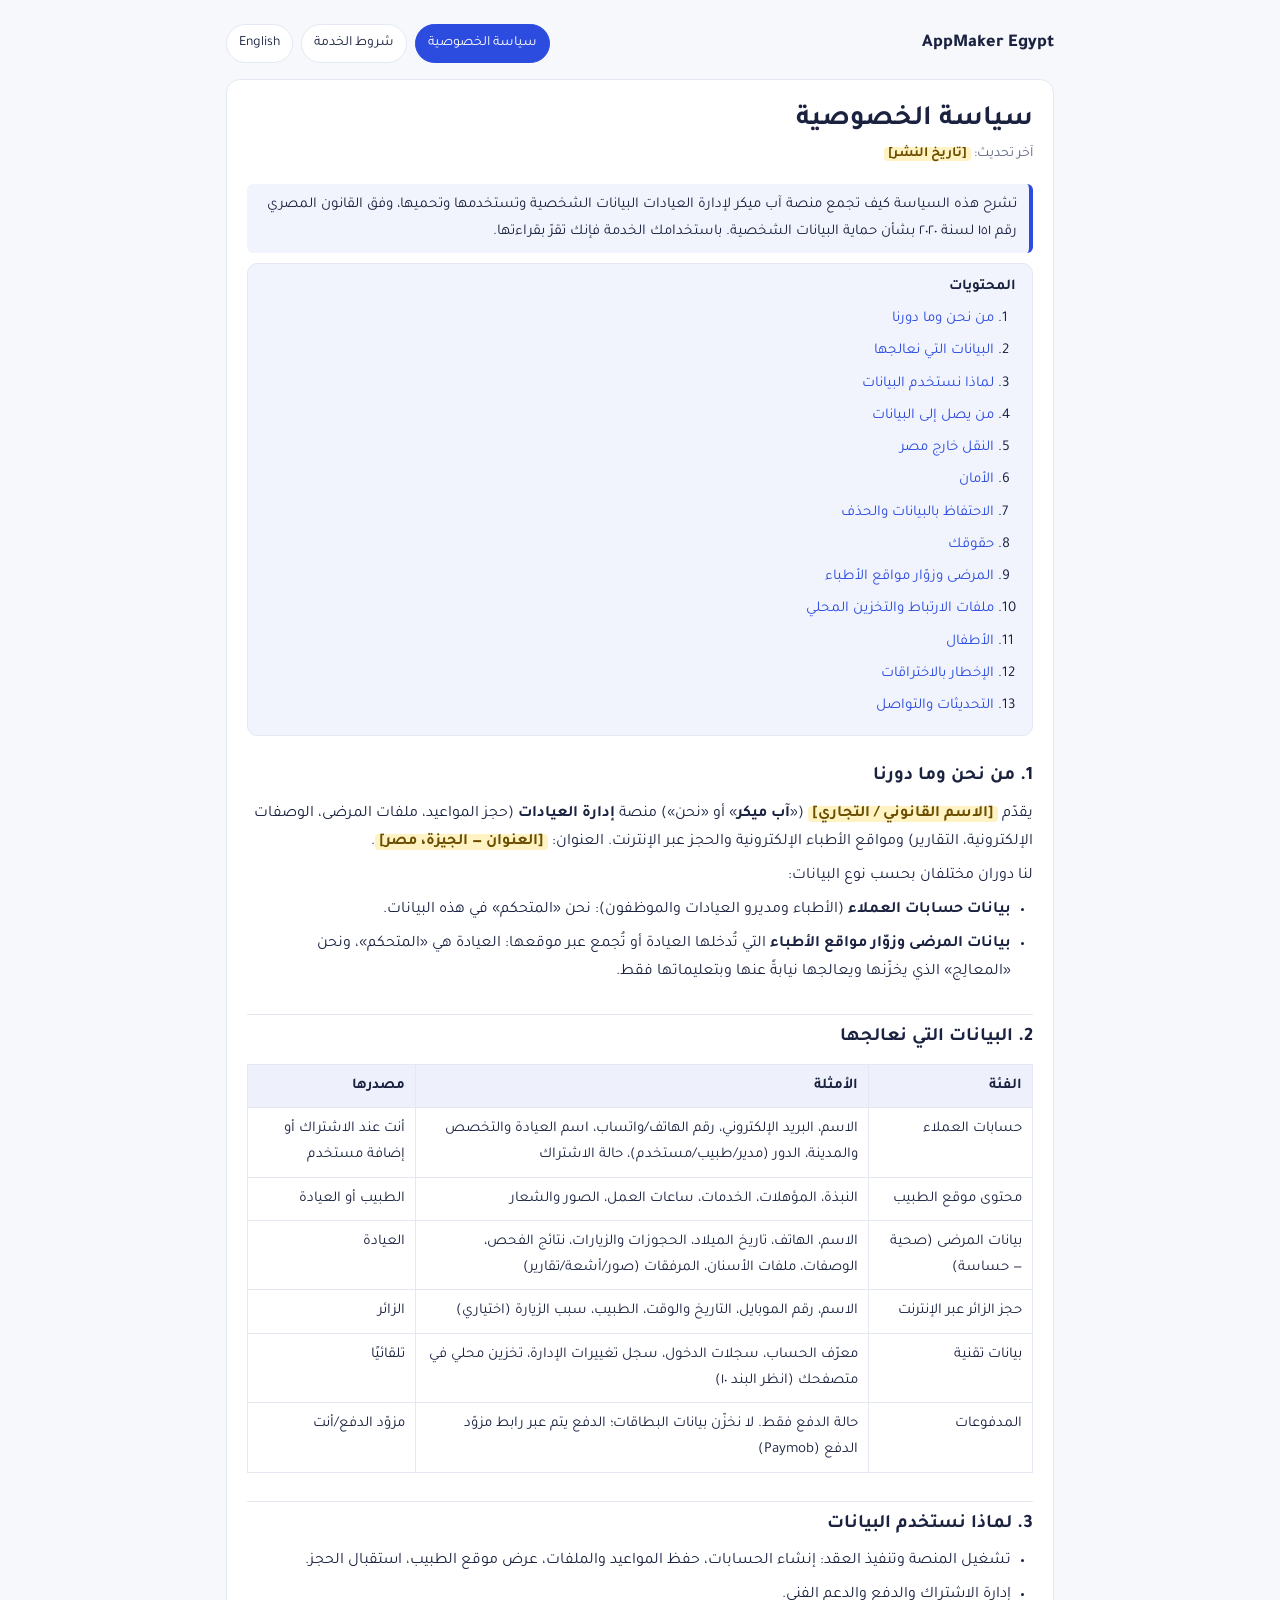
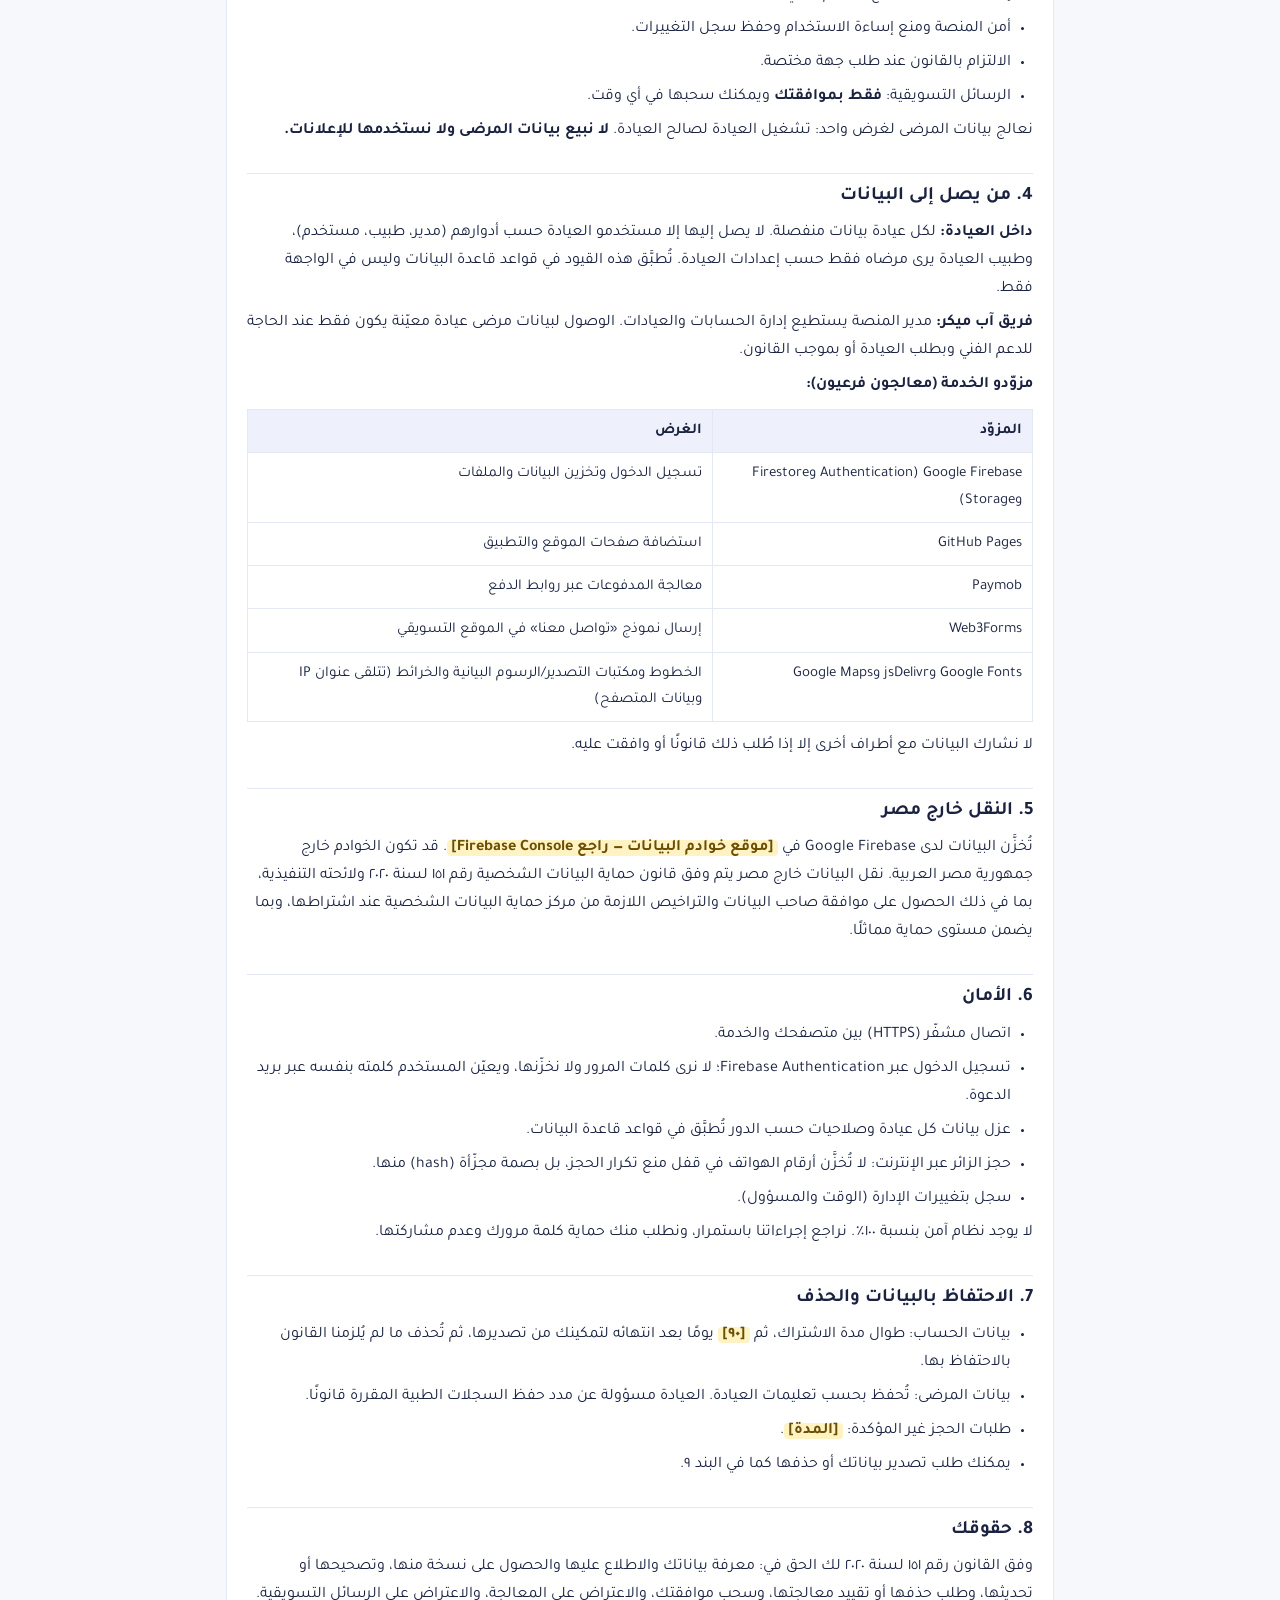
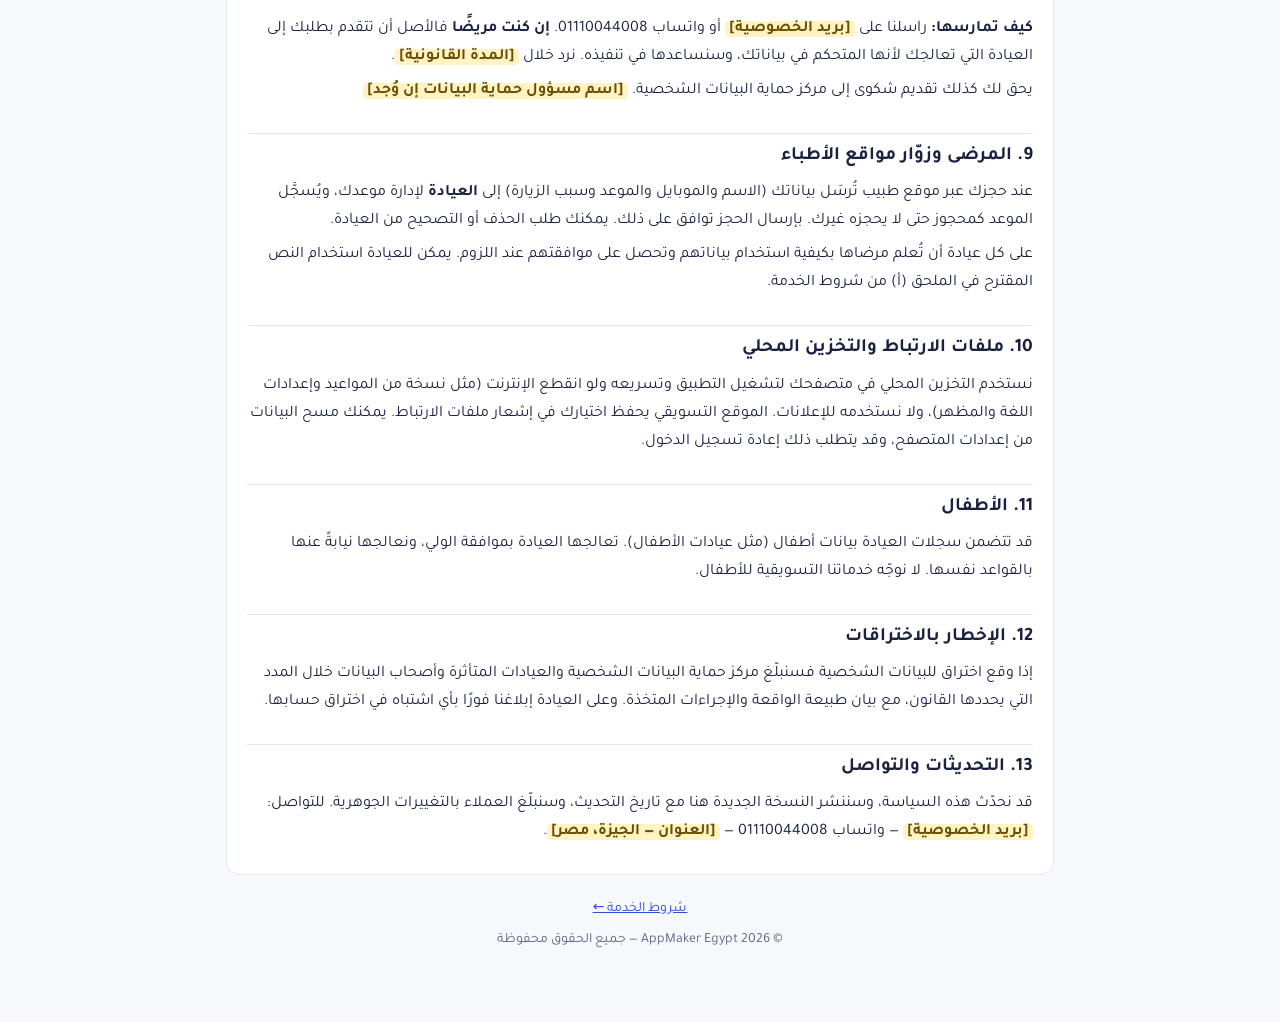
<file: privacy.html>
<!DOCTYPE html>
<html lang="ar" dir="rtl" data-title-ar="سياسة الخصوصية — AppMaker Egypt" data-title-en="Privacy Policy — AppMaker Egypt">
<head>
<meta charset="utf-8">
<meta name="viewport" content="width=device-width, initial-scale=1">
<title>سياسة الخصوصية — AppMaker Egypt</title>
<meta name="robots" content="index,follow">
<!--
  DRAFT FOR LEGAL REVIEW. Every yellow [placeholder] must be filled in (or the sentence removed) before publishing.
  Have an Egyptian data-protection lawyer review this text: Law 151 of 2020 and its Executive Regulations (in force 1 Nov 2025, full enforcement 31 Oct 2026).
-->
<link href="https://fonts.googleapis.com/css2?family=Tajawal:wght@400;500;700;800&display=swap" rel="stylesheet">
<style>
:root{--bg:#f6f8fc;--card:#fff;--text:#1a2240;--muted:#5d6682;--primary:#2c4cdf;--border:#e3e8f3;--mark-bg:#fff3c4;--mark-fg:#6b4e00}
@media (prefers-color-scheme:dark){:root{--bg:#0f1426;--card:#171d36;--text:#e8ecf8;--muted:#a3adcb;--primary:#8aa2ff;--border:#2a3354;--mark-bg:#4a3b08;--mark-fg:#ffe08a}}
*{box-sizing:border-box}html{scroll-behavior:smooth}
body{margin:0;background:var(--bg);color:var(--text);font:16px/1.75 'Tajawal',system-ui,-apple-system,'Segoe UI',Arial,sans-serif}
.wrap{max-width:860px;margin:0 auto;padding:24px 16px 64px}
header.top{display:flex;gap:12px;align-items:center;justify-content:space-between;flex-wrap:wrap;margin-bottom:16px}
header.top a.brand{font-weight:800;color:var(--text);text-decoration:none;font-size:18px}
.nav{display:flex;gap:8px;flex-wrap:wrap}
.nav a,.nav button{font:inherit;font-size:14px;padding:6px 12px;border:1px solid var(--border);border-radius:999px;background:var(--card);color:var(--text);text-decoration:none;cursor:pointer}
.nav a[aria-current=page]{background:var(--primary);color:#fff;border-color:var(--primary)}
.card{background:var(--card);border:1px solid var(--border);border-radius:14px;padding:22px 20px}
h1{margin:0 0 4px;font-size:28px;line-height:1.3}
.meta{color:var(--muted);font-size:14px;margin:0 0 18px}
h2{font-size:19px;margin:28px 0 6px;padding-top:6px;border-top:1px solid var(--border)}
h2:first-of-type{border-top:0;margin-top:18px}
p,li{margin:6px 0}ul,ol{padding-inline-start:22px;margin:6px 0}
table{width:100%;border-collapse:collapse;margin:10px 0;font-size:15px}
th,td{border:1px solid var(--border);padding:8px 10px;text-align:start;vertical-align:top}
th{background:color-mix(in srgb,var(--primary) 8%,var(--card))}
mark.ph{background:var(--mark-bg);color:var(--mark-fg);padding:0 4px;border-radius:4px;font-weight:600}
.toc{background:color-mix(in srgb,var(--primary) 6%,var(--card));border:1px solid var(--border);border-radius:10px;padding:10px 16px;margin:8px 0 4px;font-size:15px}
.toc ol{margin:4px 0}.toc a{color:var(--primary);text-decoration:none}
.note{border-inline-start:4px solid var(--primary);background:color-mix(in srgb,var(--primary) 6%,var(--card));padding:8px 12px;border-radius:6px;margin:10px 0;font-size:15px}
footer{margin-top:22px;color:var(--muted);font-size:14px;text-align:center}
[data-l]{display:none}
html[lang=ar] [data-l=ar],html[lang=en] [data-l=en]{display:block}
html[lang=ar] span[data-l=ar],html[lang=en] span[data-l=en],html[lang=ar] a[data-l=ar],html[lang=en] a[data-l=en],html[lang=ar] button[data-l=ar],html[lang=en] button[data-l=en]{display:inline}
@media print{.nav,.toc{display:none}body{background:#fff;color:#000}.card{border:0;padding:0}mark.ph{background:none;color:#000}}
</style>
</head>
<body>
<div class="wrap">
  <header class="top">
    <a class="brand" href="./">AppMaker Egypt</a>
    <nav class="nav" aria-label="Legal">
      <a href="privacy.html" aria-current="page"><span data-l="ar">سياسة الخصوصية</span><span data-l="en">Privacy Policy</span></a>
      <a href="terms.html" ><span data-l="ar">شروط الخدمة</span><span data-l="en">Terms of Service</span></a>
      <button type="button" data-toggle-lang><span data-l="ar">English</span><span data-l="en">العربية</span></button>
    </nav>
  </header>
  <main class="card">
    <div data-l="ar">
      <h1>سياسة الخصوصية</h1>
      <p class="meta">آخر تحديث: <mark class="ph">[تاريخ النشر]</mark></p>
      <div class="note">تشرح هذه السياسة كيف تجمع منصة آب ميكر لإدارة العيادات البيانات الشخصية وتستخدمها وتحميها، وفق القانون المصري رقم ١٥١ لسنة ٢٠٢٠ بشأن حماية البيانات الشخصية. باستخدامك الخدمة فإنك تقرّ بقراءتها.</div>
      <nav class="toc" aria-label="المحتويات"><strong>المحتويات</strong><ol><li><a href="#s1">من نحن وما دورنا</a></li><li><a href="#s2">البيانات التي نعالجها</a></li><li><a href="#s3">لماذا نستخدم البيانات</a></li><li><a href="#s4">من يصل إلى البيانات</a></li><li><a href="#s5">النقل خارج مصر</a></li><li><a href="#s6">الأمان</a></li><li><a href="#s7">الاحتفاظ بالبيانات والحذف</a></li><li><a href="#s8">حقوقك</a></li><li><a href="#s9">المرضى وزوّار مواقع الأطباء</a></li><li><a href="#s10">ملفات الارتباط والتخزين المحلي</a></li><li><a href="#s11">الأطفال</a></li><li><a href="#s12">الإخطار بالاختراقات</a></li><li><a href="#s13">التحديثات والتواصل</a></li></ol></nav>
      <h2 id="s1">1. من نحن وما دورنا</h2><p>يقدّم <mark class="ph">[الاسم القانوني / التجاري]</mark> («<strong>آب ميكر</strong>» أو «نحن») منصة <strong>إدارة العيادات</strong> (حجز المواعيد، ملفات المرضى، الوصفات الإلكترونية، التقارير) ومواقع الأطباء الإلكترونية والحجز عبر الإنترنت. العنوان: <mark class="ph">[العنوان — الجيزة، مصر]</mark>.</p>
 <p>لنا دوران مختلفان بحسب نوع البيانات:</p>
 <ul>
 <li><strong>بيانات حسابات العملاء</strong> (الأطباء ومديرو العيادات والموظفون): نحن «المتحكم» في هذه البيانات.</li>
 <li><strong>بيانات المرضى وزوّار مواقع الأطباء</strong> التي تُدخلها العيادة أو تُجمع عبر موقعها: العيادة هي «المتحكم»، ونحن «المعالِج» الذي يخزّنها ويعالجها نيابةً عنها وبتعليماتها فقط.</li>
 </ul><h2 id="s2">2. البيانات التي نعالجها</h2><table>
 <tr><th>الفئة</th><th>الأمثلة</th><th>مصدرها</th></tr>
 <tr><td>حسابات العملاء</td><td>الاسم، البريد الإلكتروني، رقم الهاتف/واتساب، اسم العيادة والتخصص والمدينة، الدور (مدير/طبيب/مستخدم)، حالة الاشتراك</td><td>أنت عند الاشتراك أو إضافة مستخدم</td></tr>
 <tr><td>محتوى موقع الطبيب</td><td>النبذة، المؤهلات، الخدمات، ساعات العمل، الصور والشعار</td><td>الطبيب أو العيادة</td></tr>
 <tr><td>بيانات المرضى (صحية — حساسة)</td><td>الاسم، الهاتف، تاريخ الميلاد، الحجوزات والزيارات، نتائج الفحص، الوصفات، ملفات الأسنان، المرفقات (صور/أشعة/تقارير)</td><td>العيادة</td></tr>
 <tr><td>حجز الزائر عبر الإنترنت</td><td>الاسم، رقم الموبايل، التاريخ والوقت، الطبيب، سبب الزيارة (اختياري)</td><td>الزائر</td></tr>
 <tr><td>بيانات تقنية</td><td>معرّف الحساب، سجلات الدخول، سجل تغييرات الإدارة، تخزين محلي في متصفحك (انظر البند ١٠)</td><td>تلقائيًا</td></tr>
 <tr><td>المدفوعات</td><td>حالة الدفع فقط. لا نخزّن بيانات البطاقات؛ الدفع يتم عبر رابط مزوّد الدفع (Paymob)</td><td>مزوّد الدفع/أنت</td></tr>
 </table><h2 id="s3">3. لماذا نستخدم البيانات</h2><ul>
 <li>تشغيل المنصة وتنفيذ العقد: إنشاء الحسابات، حفظ المواعيد والملفات، عرض موقع الطبيب، استقبال الحجز.</li>
 <li>إدارة الاشتراك والدفع والدعم الفني.</li>
 <li>أمن المنصة ومنع إساءة الاستخدام وحفظ سجل التغييرات.</li>
 <li>الالتزام بالقانون عند طلب جهة مختصة.</li>
 <li>الرسائل التسويقية: <strong>فقط بموافقتك</strong> ويمكنك سحبها في أي وقت.</li>
 </ul>
 <p>نعالج بيانات المرضى لغرض واحد: تشغيل العيادة لصالح العيادة. <strong>لا نبيع بيانات المرضى ولا نستخدمها للإعلانات.</strong></p><h2 id="s4">4. من يصل إلى البيانات</h2><p><strong>داخل العيادة:</strong> لكل عيادة بيانات منفصلة. لا يصل إليها إلا مستخدمو العيادة حسب أدوارهم (مدير، طبيب، مستخدم)، وطبيب العيادة يرى مرضاه فقط حسب إعدادات العيادة. تُطبَّق هذه القيود في قواعد قاعدة البيانات وليس في الواجهة فقط.</p>
 <p><strong>فريق آب ميكر:</strong> مدير المنصة يستطيع إدارة الحسابات والعيادات. الوصول لبيانات مرضى عيادة معيّنة يكون فقط عند الحاجة للدعم الفني وبطلب العيادة أو بموجب القانون.</p>
 <p><strong>مزوّدو الخدمة (معالجون فرعيون):</strong></p>
 <table>
 <tr><th>المزوّد</th><th>الغرض</th></tr>
 <tr><td>Google Firebase (Authentication وFirestore وStorage)</td><td>تسجيل الدخول وتخزين البيانات والملفات</td></tr>
 <tr><td>GitHub Pages</td><td>استضافة صفحات الموقع والتطبيق</td></tr>
 <tr><td>Paymob</td><td>معالجة المدفوعات عبر روابط الدفع</td></tr>
 <tr><td>Web3Forms</td><td>إرسال نموذج «تواصل معنا» في الموقع التسويقي</td></tr>
 <tr><td>Google Fonts وjsDelivr وGoogle Maps</td><td>الخطوط ومكتبات التصدير/الرسوم البيانية والخرائط (تتلقى عنوان IP وبيانات المتصفح)</td></tr>
 </table>
 <p>لا نشارك البيانات مع أطراف أخرى إلا إذا طُلب ذلك قانونًا أو وافقت عليه.</p><h2 id="s5">5. النقل خارج مصر</h2><p>تُخزَّن البيانات لدى Google Firebase في <mark class="ph">[موقع خوادم البيانات — راجع Firebase Console]</mark>. قد تكون الخوادم خارج جمهورية مصر العربية. نقل البيانات خارج مصر يتم وفق قانون حماية البيانات الشخصية رقم ١٥١ لسنة ٢٠٢٠ ولائحته التنفيذية، بما في ذلك الحصول على موافقة صاحب البيانات والتراخيص اللازمة من مركز حماية البيانات الشخصية عند اشتراطها، وبما يضمن مستوى حماية مماثلًا.</p><h2 id="s6">6. الأمان</h2><ul>
 <li>اتصال مشفّر (HTTPS) بين متصفحك والخدمة.</li>
 <li>تسجيل الدخول عبر Firebase Authentication؛ لا نرى كلمات المرور ولا نخزّنها، ويعيّن المستخدم كلمته بنفسه عبر بريد الدعوة.</li>
 <li>عزل بيانات كل عيادة وصلاحيات حسب الدور تُطبَّق في قواعد قاعدة البيانات.</li>
 <li>حجز الزائر عبر الإنترنت: لا تُخزَّن أرقام الهواتف في قفل منع تكرار الحجز، بل بصمة مجزّأة (hash) منها.</li>
 <li>سجل بتغييرات الإدارة (الوقت والمسؤول).</li>
 </ul>
 <p>لا يوجد نظام آمن بنسبة ١٠٠٪. نراجع إجراءاتنا باستمرار، ونطلب منك حماية كلمة مرورك وعدم مشاركتها.</p><h2 id="s7">7. الاحتفاظ بالبيانات والحذف</h2><ul>
 <li>بيانات الحساب: طوال مدة الاشتراك، ثم <mark class="ph">[٩٠]</mark> يومًا بعد انتهائه لتمكينك من تصديرها، ثم تُحذف ما لم يُلزمنا القانون بالاحتفاظ بها.</li>
 <li>بيانات المرضى: تُحفظ بحسب تعليمات العيادة. العيادة مسؤولة عن مدد حفظ السجلات الطبية المقررة قانونًا.</li>
 <li>طلبات الحجز غير المؤكدة: <mark class="ph">[المدة]</mark>.</li>
 <li>يمكنك طلب تصدير بياناتك أو حذفها كما في البند ٩.</li>
 </ul><h2 id="s8">8. حقوقك</h2><p>وفق القانون رقم ١٥١ لسنة ٢٠٢٠ لك الحق في: معرفة بياناتك والاطلاع عليها والحصول على نسخة منها، وتصحيحها أو تحديثها، وطلب حذفها أو تقييد معالجتها، وسحب موافقتك، والاعتراض على المعالجة، والاعتراض على الرسائل التسويقية.</p>
 <p><strong>كيف تمارسها:</strong> راسلنا على <mark class="ph">[بريد الخصوصية]</mark> أو واتساب 01110044008. <strong>إن كنت مريضًا</strong> فالأصل أن تتقدم بطلبك إلى العيادة التي تعالجك لأنها المتحكم في بياناتك، وسنساعدها في تنفيذه. نرد خلال <mark class="ph">[المدة القانونية]</mark>.</p>
 <p>يحق لك كذلك تقديم شكوى إلى مركز حماية البيانات الشخصية. <mark class="ph">[اسم مسؤول حماية البيانات إن وُجد]</mark></p><h2 id="s9">9. المرضى وزوّار مواقع الأطباء</h2><p>عند حجزك عبر موقع طبيب تُرسَل بياناتك (الاسم والموبايل والموعد وسبب الزيارة) إلى <strong>العيادة</strong> لإدارة موعدك، ويُسجَّل الموعد كمحجوز حتى لا يحجزه غيرك. بإرسال الحجز توافق على ذلك. يمكنك طلب الحذف أو التصحيح من العيادة.</p>
 <p>على كل عيادة أن تُعلم مرضاها بكيفية استخدام بياناتهم وتحصل على موافقتهم عند اللزوم. يمكن للعيادة استخدام النص المقترح في الملحق (أ) من شروط الخدمة.</p><h2 id="s10">10. ملفات الارتباط والتخزين المحلي</h2><p>نستخدم التخزين المحلي في متصفحك لتشغيل التطبيق وتسريعه ولو انقطع الإنترنت (مثل نسخة من المواعيد وإعدادات اللغة والمظهر)، ولا نستخدمه للإعلانات. الموقع التسويقي يحفظ اختيارك في إشعار ملفات الارتباط. يمكنك مسح البيانات من إعدادات المتصفح، وقد يتطلب ذلك إعادة تسجيل الدخول.</p><h2 id="s11">11. الأطفال</h2><p>قد تتضمن سجلات العيادة بيانات أطفال (مثل عيادات الأطفال). تعالجها العيادة بموافقة الولي، ونعالجها نيابةً عنها بالقواعد نفسها. لا نوجّه خدماتنا التسويقية للأطفال.</p><h2 id="s12">12. الإخطار بالاختراقات</h2><p>إذا وقع اختراق للبيانات الشخصية فسنبلّغ مركز حماية البيانات الشخصية والعيادات المتأثرة وأصحاب البيانات خلال المدد التي يحددها القانون، مع بيان طبيعة الواقعة والإجراءات المتخذة. وعلى العيادة إبلاغنا فورًا بأي اشتباه في اختراق حسابها.</p><h2 id="s13">13. التحديثات والتواصل</h2><p>قد نحدّث هذه السياسة، وسننشر النسخة الجديدة هنا مع تاريخ التحديث، وسنبلّغ العملاء بالتغييرات الجوهرية. للتواصل: <mark class="ph">[بريد الخصوصية]</mark> — واتساب 01110044008 — <mark class="ph">[العنوان — الجيزة، مصر]</mark>.</p>
    </div>
    <div data-l="en">
      <h1>Privacy Policy</h1>
      <p class="meta">Last updated: <mark class="ph">[publication date]</mark></p>
      <div class="note">This policy explains how the AppMaker clinic management platform collects, uses and protects personal data, in line with Egyptian Law No. 151 of 2020 on Personal Data Protection. By using the service you confirm you have read it.</div>
      <nav class="toc" aria-label="Contents"><strong>Contents</strong><ol><li><a href="#s1">Who we are and our role</a></li><li><a href="#s2">The data we process</a></li><li><a href="#s3">Why we use data</a></li><li><a href="#s4">Who can access the data</a></li><li><a href="#s5">Transfers outside Egypt</a></li><li><a href="#s6">Security</a></li><li><a href="#s7">Retention and deletion</a></li><li><a href="#s8">Your rights</a></li><li><a href="#s9">Patients and doctor-website visitors</a></li><li><a href="#s10">Cookies and local storage</a></li><li><a href="#s11">Children</a></li><li><a href="#s12">Breach notification</a></li><li><a href="#s13">Changes and contact</a></li></ol></nav>
      <h2 id="s1">1. Who we are and our role</h2><p><mark class="ph">[legal / trade name]</mark> (“<strong>AppMaker</strong>”, “we”) provides a <strong>clinic management</strong> platform (appointments, patient files, e-prescriptions, reports), doctor websites and online booking. Address: <mark class="ph">[address — Giza, Egypt]</mark>.</p>
 <p>We have two different roles depending on the data:</p>
 <ul>
 <li><strong>Customer account data</strong> (doctors, clinic managers, staff): we are the “controller”.</li>
 <li><strong>Patient and website-visitor data</strong> entered by a clinic or collected through its website: the clinic is the “controller” and we are the “processor”, storing and processing it on the clinic’s behalf and only on its instructions.</li>
 </ul><h2 id="s2">2. The data we process</h2><table>
 <tr><th>Category</th><th>Examples</th><th>Source</th></tr>
 <tr><td>Customer accounts</td><td>Name, email, phone/WhatsApp, clinic name, specialty and city, role (admin/doctor/user), subscription status</td><td>You, when subscribing or adding a user</td></tr>
 <tr><td>Doctor website content</td><td>Bio, qualifications, services, working hours, photos and logo</td><td>The doctor or clinic</td></tr>
 <tr><td>Patient data (health — sensitive)</td><td>Name, phone, date of birth, bookings and visits, exam findings, prescriptions, dental charts, attachments (images/X-rays/reports)</td><td>The clinic</td></tr>
 <tr><td>Online booking by a visitor</td><td>Name, mobile number, date and time, doctor, reason for visit (optional)</td><td>The visitor</td></tr>
 <tr><td>Technical data</td><td>Account ID, sign-in records, admin change history, local storage in your browser (see section 10)</td><td>Automatic</td></tr>
 <tr><td>Payments</td><td>Payment status only. We do not store card data; payment is made through the payment provider’s link (Paymob)</td><td>Payment provider / you</td></tr>
 </table><h2 id="s3">3. Why we use data</h2><ul>
 <li>To run the platform and perform our contract: create accounts, store appointments and files, show the doctor’s website, receive bookings.</li>
 <li>To manage subscriptions, payment and support.</li>
 <li>For platform security, preventing abuse and keeping an audit trail.</li>
 <li>To comply with the law when a competent authority requires it.</li>
 <li>Marketing messages: <strong>only with your consent</strong>, which you can withdraw at any time.</li>
 </ul>
 <p>We process patient data for one purpose: to run the clinic on the clinic’s behalf. <strong>We do not sell patient data or use it for advertising.</strong></p><h2 id="s4">4. Who can access the data</h2><p><strong>Inside a clinic:</strong> each clinic’s data is separate. Only that clinic’s users can reach it, according to their roles (admin, doctor, user), and a clinic doctor sees his own patients depending on the clinic’s settings. These limits are enforced in the database rules, not only in the interface.</p>
 <p><strong>AppMaker team:</strong> the platform admin can manage accounts and clinics. Access to a specific clinic’s patient data happens only when needed for technical support, at the clinic’s request or as required by law.</p>
 <p><strong>Service providers (sub-processors):</strong></p>
 <table>
 <tr><th>Provider</th><th>Purpose</th></tr>
 <tr><td>Google Firebase (Authentication, Firestore, Storage)</td><td>Sign-in, data and file storage</td></tr>
 <tr><td>GitHub Pages</td><td>Hosting the website and app pages</td></tr>
 <tr><td>Paymob</td><td>Processing payments through payment links</td></tr>
 <tr><td>Web3Forms</td><td>Delivering the “Contact us” form on the marketing website</td></tr>
 <tr><td>Google Fonts, jsDelivr, Google Maps</td><td>Fonts, export/chart libraries and maps (they receive your IP address and browser data)</td></tr>
 </table>
 <p>We do not share data with anyone else unless the law requires it or you agree.</p><h2 id="s5">5. Transfers outside Egypt</h2><p>Data is stored with Google Firebase in <mark class="ph">[data location — check in the Firebase Console]</mark>. The servers may be outside the Arab Republic of Egypt. Transfers outside Egypt are made in line with the Personal Data Protection Law No. 151 of 2020 and its Executive Regulations, including the data subject’s consent and any licence from the Personal Data Protection Centre where required, and with an equivalent level of protection.</p><h2 id="s6">6. Security</h2><ul>
 <li>Encrypted connection (HTTPS) between your browser and the service.</li>
 <li>Sign-in through Firebase Authentication; we never see or store passwords, and each user sets his own through the invitation email.</li>
 <li>Each clinic’s data is isolated and role-based permissions are enforced in the database rules.</li>
 <li>Online booking: phone numbers are not stored in the duplicate-booking lock; only a hash of them is.</li>
 <li>An audit trail of admin changes (time and administrator).</li>
 </ul>
 <p>No system is 100% secure. We review our practices continuously and ask you to protect your password and not share it.</p><h2 id="s7">7. Retention and deletion</h2><ul>
 <li>Account data: for the subscription period, then <mark class="ph">[90]</mark> days after it ends so you can export it, then deleted unless the law requires us to keep it.</li>
 <li>Patient data: kept as instructed by the clinic. The clinic is responsible for the medical-record retention periods set by law.</li>
 <li>Unconfirmed booking requests: <mark class="ph">[period]</mark>.</li>
 <li>You can ask to export or delete your data as described in section 9.</li>
 </ul><h2 id="s8">8. Your rights</h2><p>Under Law No. 151 of 2020 you have the right to know and access your data and get a copy, to have it corrected or updated, to request its deletion or restriction, to withdraw your consent, to object to processing, and to object to marketing messages.</p>
 <p><strong>How to exercise them:</strong> write to <mark class="ph">[privacy email]</mark> or WhatsApp 01110044008. <strong>If you are a patient,</strong> you should normally address the clinic treating you because it controls your data, and we will help it carry out your request. We reply within <mark class="ph">[the legal period]</mark>.</p>
 <p>You may also lodge a complaint with the Personal Data Protection Centre. <mark class="ph">[name of the data protection officer, if appointed]</mark></p><h2 id="s9">9. Patients and doctor-website visitors</h2><p>When you book through a doctor’s website, your data (name, mobile, appointment and reason for visit) is sent to the <strong>clinic</strong> to manage your appointment, and the slot is marked as taken so nobody else books it. By sending the booking you agree to this. You can ask the clinic to delete or correct it.</p>
 <p>Each clinic must tell its patients how their data is used and obtain their consent where required. A clinic may use the suggested text in Annex A of the Terms of Service.</p><h2 id="s10">10. Cookies and local storage</h2><p>We use your browser’s local storage to run the app and keep it fast even when offline (for example a copy of appointments, language and theme settings). We do not use it for advertising. The marketing website remembers your choice in the cookie notice. You can clear this data in your browser settings; you may need to sign in again.</p><h2 id="s11">11. Children</h2><p>Clinic records may include children’s data (for example in pediatric clinics). The clinic processes it with the guardian’s consent and we process it on its behalf under the same rules. We do not direct our marketing to children.</p><h2 id="s12">12. Breach notification</h2><p>If a personal-data breach occurs we will notify the Personal Data Protection Centre, the affected clinics and the data subjects within the periods set by law, describing what happened and what we did. A clinic must tell us immediately if it suspects its account has been compromised.</p><h2 id="s13">13. Changes and contact</h2><p>We may update this policy; the new version will be published here with its date, and customers will be told about material changes. Contact: <mark class="ph">[privacy email]</mark> — WhatsApp 01110044008 — <mark class="ph">[address — Giza, Egypt]</mark>.</p>
    </div>
  </main>
  <footer>
    <p><a href="terms.html" style="color:var(--primary)"><span data-l="ar">شروط الخدمة ←</span><span data-l="en">Terms of Service →</span></a></p>
    <p>© <span id="y"></span> AppMaker Egypt — <span data-l="ar">جميع الحقوق محفوظة</span><span data-l="en">All rights reserved</span></p>
  </footer>
</div>
<script>
(function(){
  var KEY='cm_legal_lang', h=document.documentElement;
  function set(l){h.lang=l;h.dir=l==='ar'?'rtl':'ltr';try{localStorage.setItem(KEY,l)}catch(e){}
    var t=document.title.split('|');document.title=(h.getAttribute('data-title-'+l)||document.title);}
  var l=(location.hash.indexOf('en')>0&&location.hash.indexOf('lang')>=0)?'en':null;
  try{l=l||localStorage.getItem(KEY)}catch(e){}
  if(l!=='en'&&l!=='ar')l='ar'; set(l);
  document.addEventListener('click',function(e){var b=e.target.closest('[data-toggle-lang]');if(b){set(h.lang==='ar'?'en':'ar');}});
})();
 document.getElementById('y').textContent=new Date().getFullYear();</script>
</body>
</html>
</file>
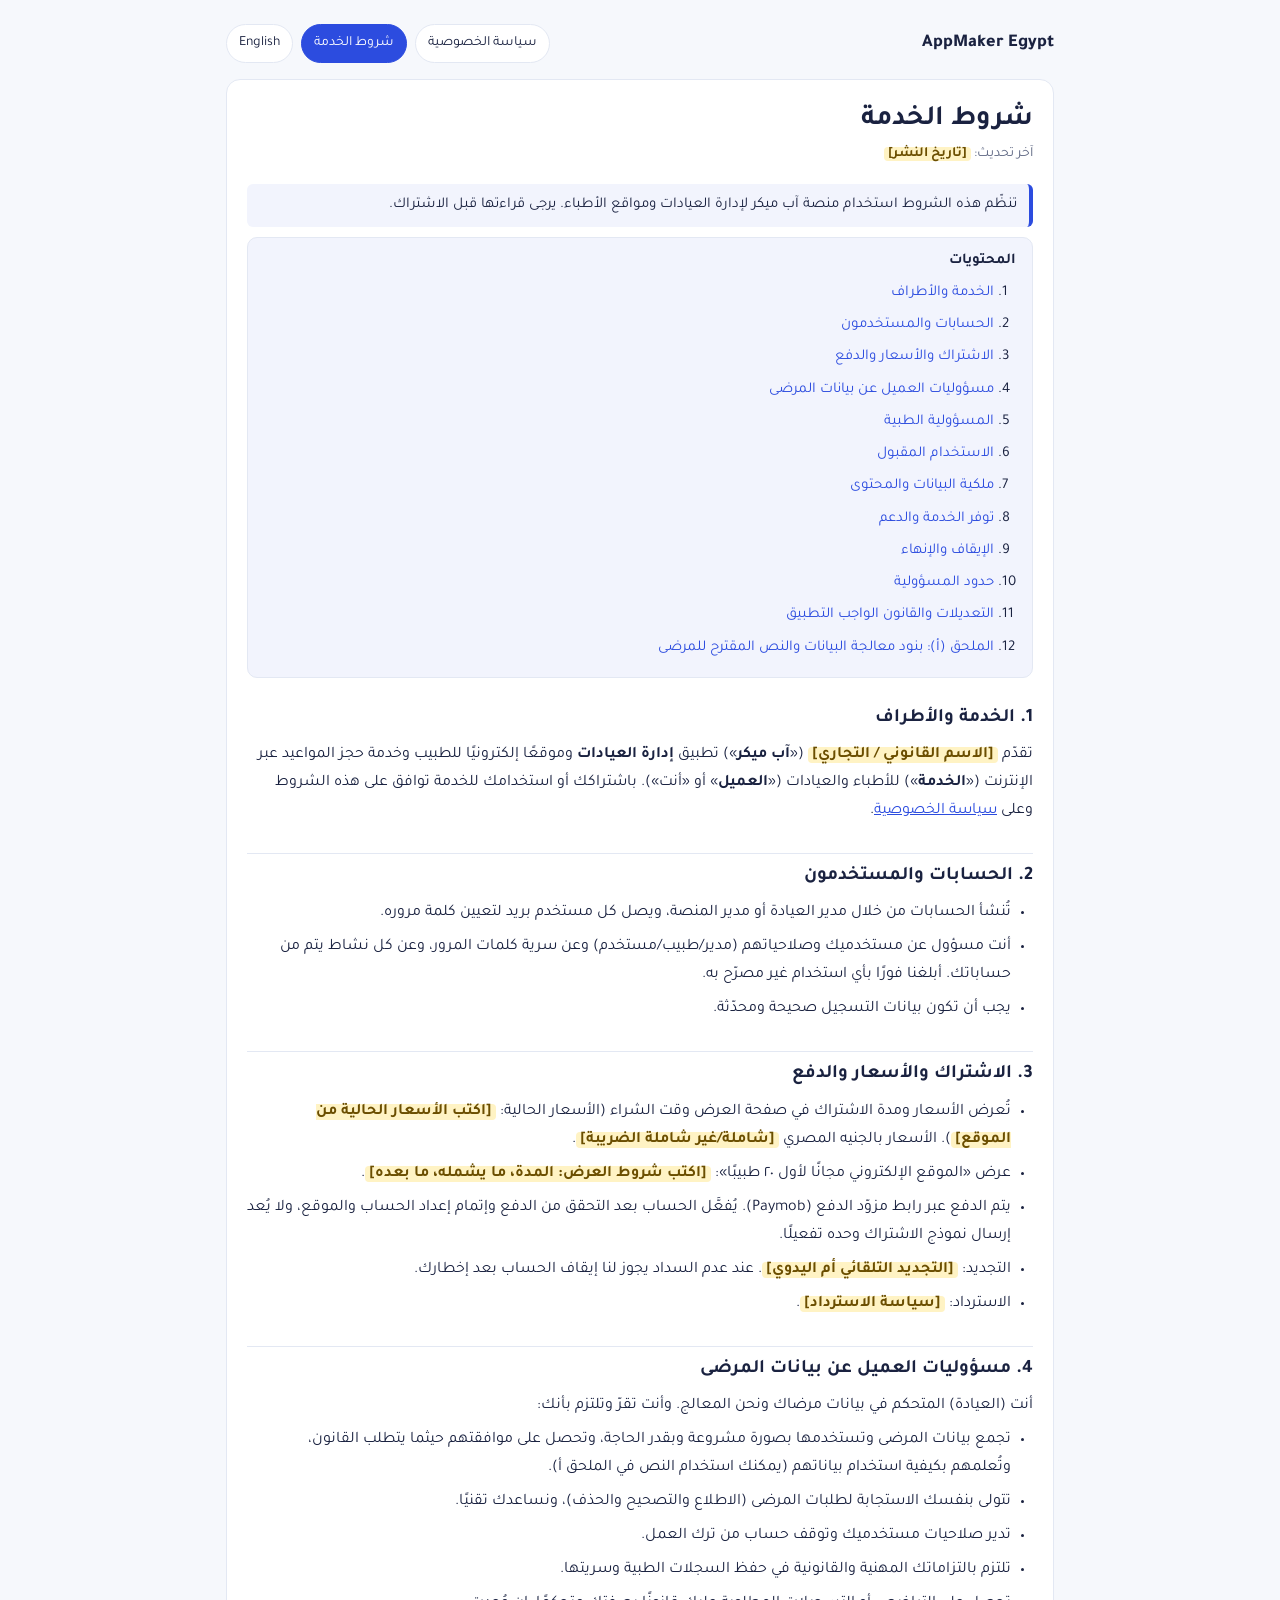
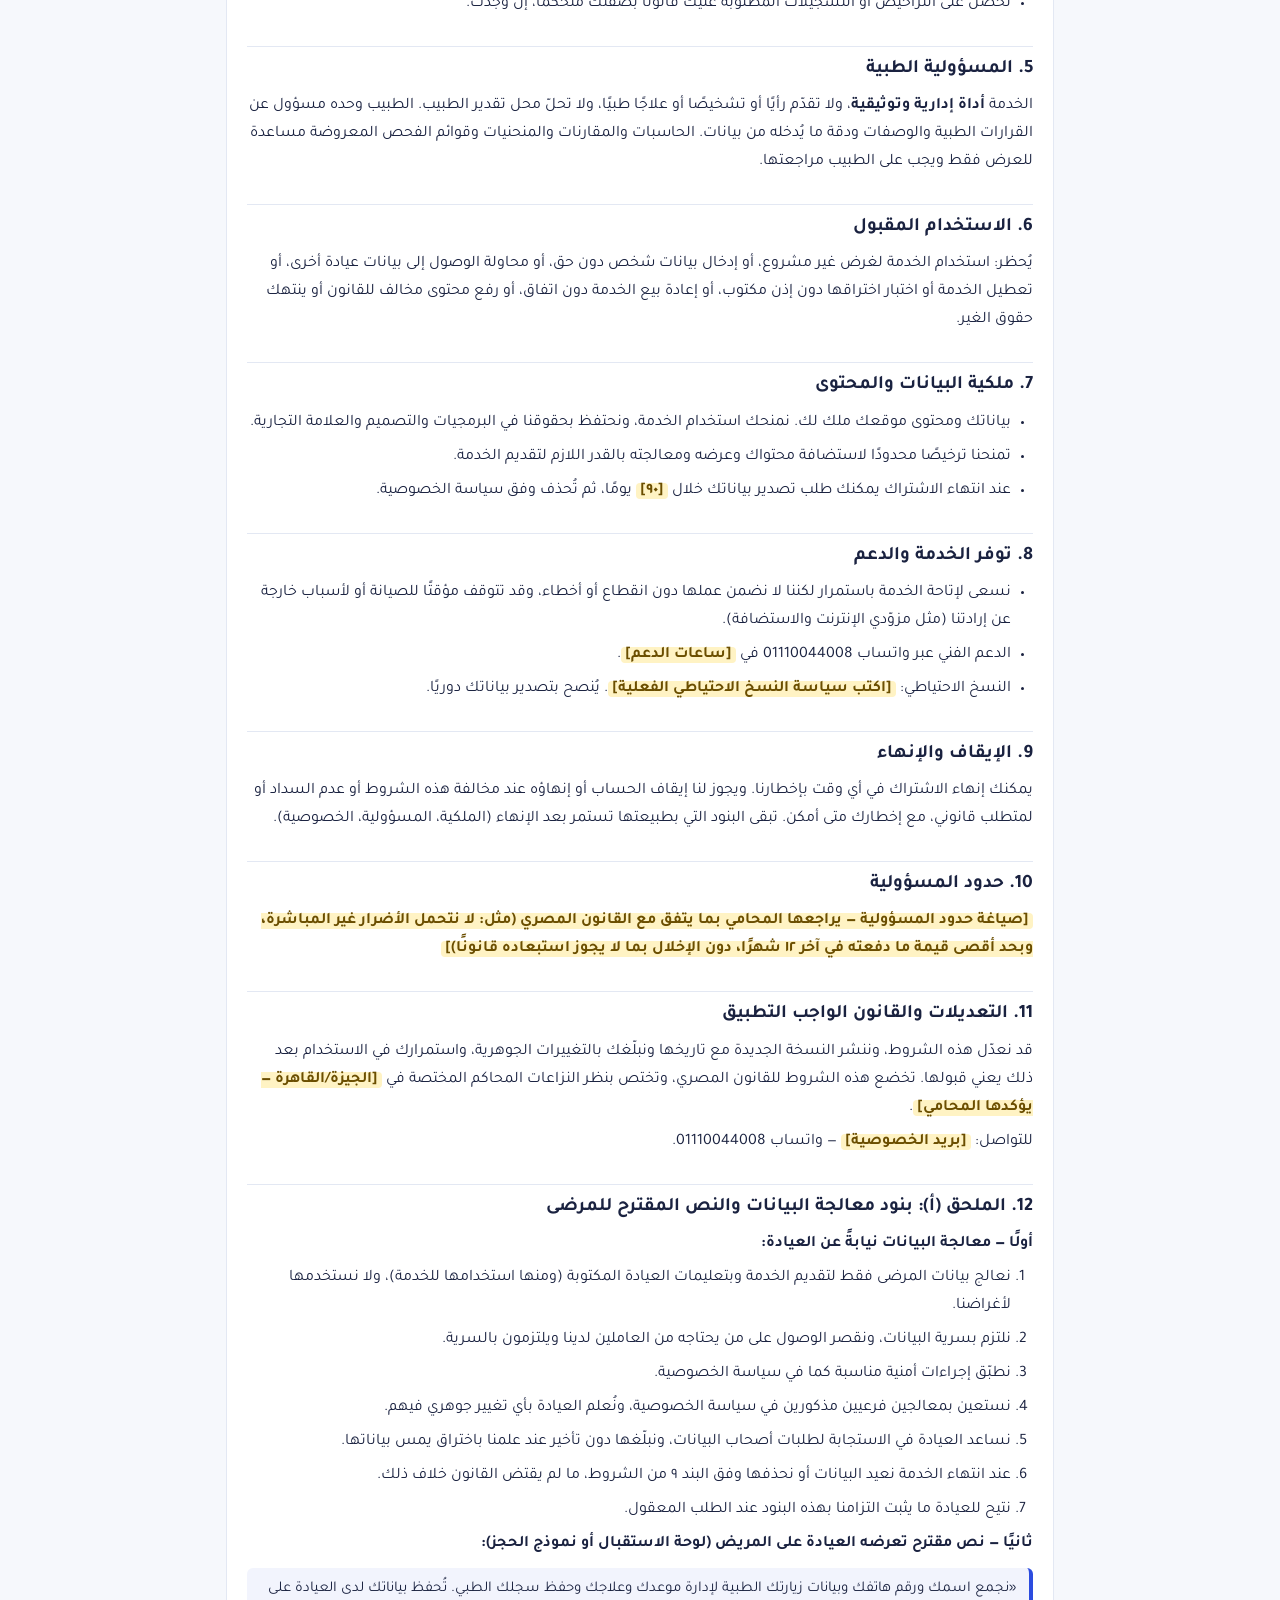
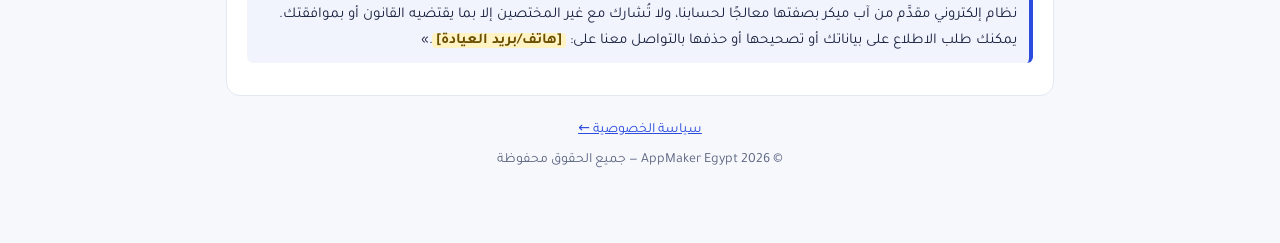
<file: terms.html>
<!DOCTYPE html>
<html lang="ar" dir="rtl" data-title-ar="شروط الخدمة — AppMaker Egypt" data-title-en="Terms of Service — AppMaker Egypt">
<head>
<meta charset="utf-8">
<meta name="viewport" content="width=device-width, initial-scale=1">
<title>شروط الخدمة — AppMaker Egypt</title>
<meta name="robots" content="index,follow">
<!--
  DRAFT FOR LEGAL REVIEW. Every yellow [placeholder] must be filled in (or the sentence removed) before publishing.
  Have an Egyptian data-protection lawyer review this text: Law 151 of 2020 and its Executive Regulations (in force 1 Nov 2025, full enforcement 31 Oct 2026).
-->
<link href="https://fonts.googleapis.com/css2?family=Tajawal:wght@400;500;700;800&display=swap" rel="stylesheet">
<style>
:root{--bg:#f6f8fc;--card:#fff;--text:#1a2240;--muted:#5d6682;--primary:#2c4cdf;--border:#e3e8f3;--mark-bg:#fff3c4;--mark-fg:#6b4e00}
@media (prefers-color-scheme:dark){:root{--bg:#0f1426;--card:#171d36;--text:#e8ecf8;--muted:#a3adcb;--primary:#8aa2ff;--border:#2a3354;--mark-bg:#4a3b08;--mark-fg:#ffe08a}}
*{box-sizing:border-box}html{scroll-behavior:smooth}
body{margin:0;background:var(--bg);color:var(--text);font:16px/1.75 'Tajawal',system-ui,-apple-system,'Segoe UI',Arial,sans-serif}
.wrap{max-width:860px;margin:0 auto;padding:24px 16px 64px}
header.top{display:flex;gap:12px;align-items:center;justify-content:space-between;flex-wrap:wrap;margin-bottom:16px}
header.top a.brand{font-weight:800;color:var(--text);text-decoration:none;font-size:18px}
.nav{display:flex;gap:8px;flex-wrap:wrap}
.nav a,.nav button{font:inherit;font-size:14px;padding:6px 12px;border:1px solid var(--border);border-radius:999px;background:var(--card);color:var(--text);text-decoration:none;cursor:pointer}
.nav a[aria-current=page]{background:var(--primary);color:#fff;border-color:var(--primary)}
.card{background:var(--card);border:1px solid var(--border);border-radius:14px;padding:22px 20px}
h1{margin:0 0 4px;font-size:28px;line-height:1.3}
.meta{color:var(--muted);font-size:14px;margin:0 0 18px}
h2{font-size:19px;margin:28px 0 6px;padding-top:6px;border-top:1px solid var(--border)}
h2:first-of-type{border-top:0;margin-top:18px}
p,li{margin:6px 0}ul,ol{padding-inline-start:22px;margin:6px 0}
table{width:100%;border-collapse:collapse;margin:10px 0;font-size:15px}
th,td{border:1px solid var(--border);padding:8px 10px;text-align:start;vertical-align:top}
th{background:color-mix(in srgb,var(--primary) 8%,var(--card))}
mark.ph{background:var(--mark-bg);color:var(--mark-fg);padding:0 4px;border-radius:4px;font-weight:600}
.toc{background:color-mix(in srgb,var(--primary) 6%,var(--card));border:1px solid var(--border);border-radius:10px;padding:10px 16px;margin:8px 0 4px;font-size:15px}
.toc ol{margin:4px 0}.toc a{color:var(--primary);text-decoration:none}
.note{border-inline-start:4px solid var(--primary);background:color-mix(in srgb,var(--primary) 6%,var(--card));padding:8px 12px;border-radius:6px;margin:10px 0;font-size:15px}
footer{margin-top:22px;color:var(--muted);font-size:14px;text-align:center}
[data-l]{display:none}
html[lang=ar] [data-l=ar],html[lang=en] [data-l=en]{display:block}
html[lang=ar] span[data-l=ar],html[lang=en] span[data-l=en],html[lang=ar] a[data-l=ar],html[lang=en] a[data-l=en],html[lang=ar] button[data-l=ar],html[lang=en] button[data-l=en]{display:inline}
@media print{.nav,.toc{display:none}body{background:#fff;color:#000}.card{border:0;padding:0}mark.ph{background:none;color:#000}}
</style>
</head>
<body>
<div class="wrap">
  <header class="top">
    <a class="brand" href="./">AppMaker Egypt</a>
    <nav class="nav" aria-label="Legal">
      <a href="privacy.html" ><span data-l="ar">سياسة الخصوصية</span><span data-l="en">Privacy Policy</span></a>
      <a href="terms.html" aria-current="page"><span data-l="ar">شروط الخدمة</span><span data-l="en">Terms of Service</span></a>
      <button type="button" data-toggle-lang><span data-l="ar">English</span><span data-l="en">العربية</span></button>
    </nav>
  </header>
  <main class="card">
    <div data-l="ar">
      <h1>شروط الخدمة</h1>
      <p class="meta">آخر تحديث: <mark class="ph">[تاريخ النشر]</mark></p>
      <div class="note">تنظّم هذه الشروط استخدام منصة آب ميكر لإدارة العيادات ومواقع الأطباء. يرجى قراءتها قبل الاشتراك.</div>
      <nav class="toc" aria-label="المحتويات"><strong>المحتويات</strong><ol><li><a href="#s1">الخدمة والأطراف</a></li><li><a href="#s2">الحسابات والمستخدمون</a></li><li><a href="#s3">الاشتراك والأسعار والدفع</a></li><li><a href="#s4">مسؤوليات العميل عن بيانات المرضى</a></li><li><a href="#s5">المسؤولية الطبية</a></li><li><a href="#s6">الاستخدام المقبول</a></li><li><a href="#s7">ملكية البيانات والمحتوى</a></li><li><a href="#s8">توفر الخدمة والدعم</a></li><li><a href="#s9">الإيقاف والإنهاء</a></li><li><a href="#s10">حدود المسؤولية</a></li><li><a href="#s11">التعديلات والقانون الواجب التطبيق</a></li><li><a href="#s12">الملحق (أ): بنود معالجة البيانات والنص المقترح للمرضى</a></li></ol></nav>
      <h2 id="s1">1. الخدمة والأطراف</h2><p>تقدّم <mark class="ph">[الاسم القانوني / التجاري]</mark> («<strong>آب ميكر</strong>») تطبيق <strong>إدارة العيادات</strong> وموقعًا إلكترونيًا للطبيب وخدمة حجز المواعيد عبر الإنترنت («<strong>الخدمة</strong>») للأطباء والعيادات («<strong>العميل</strong>» أو «أنت»). باشتراكك أو استخدامك للخدمة توافق على هذه الشروط وعلى <a href="privacy.html" style="color:var(--primary)">سياسة الخصوصية</a>.</p><h2 id="s2">2. الحسابات والمستخدمون</h2><ul>
 <li>تُنشأ الحسابات من خلال مدير العيادة أو مدير المنصة، ويصل كل مستخدم بريد لتعيين كلمة مروره.</li>
 <li>أنت مسؤول عن مستخدميك وصلاحياتهم (مدير/طبيب/مستخدم) وعن سرية كلمات المرور، وعن كل نشاط يتم من حساباتك. أبلغنا فورًا بأي استخدام غير مصرّح به.</li>
 <li>يجب أن تكون بيانات التسجيل صحيحة ومحدّثة.</li>
 </ul><h2 id="s3">3. الاشتراك والأسعار والدفع</h2><ul>
 <li>تُعرض الأسعار ومدة الاشتراك في صفحة العرض وقت الشراء (الأسعار الحالية: <mark class="ph">[اكتب الأسعار الحالية من الموقع]</mark>). الأسعار بالجنيه المصري <mark class="ph">[شاملة/غير شاملة الضريبة]</mark>.</li>
 <li>عرض «الموقع الإلكتروني مجانًا لأول ٢٠ طبيبًا»: <mark class="ph">[اكتب شروط العرض: المدة، ما يشمله، ما بعده]</mark>.</li>
 <li>يتم الدفع عبر رابط مزوّد الدفع (Paymob). يُفعَّل الحساب بعد التحقق من الدفع وإتمام إعداد الحساب والموقع، ولا يُعد إرسال نموذج الاشتراك وحده تفعيلًا.</li>
 <li>التجديد: <mark class="ph">[التجديد التلقائي أم اليدوي]</mark>. عند عدم السداد يجوز لنا إيقاف الحساب بعد إخطارك.</li>
 <li>الاسترداد: <mark class="ph">[سياسة الاسترداد]</mark>.</li>
 </ul><h2 id="s4">4. مسؤوليات العميل عن بيانات المرضى</h2><p>أنت (العيادة) المتحكم في بيانات مرضاك ونحن المعالج. وأنت تقرّ وتلتزم بأنك:</p>
 <ul>
 <li>تجمع بيانات المرضى وتستخدمها بصورة مشروعة وبقدر الحاجة، وتحصل على موافقتهم حيثما يتطلب القانون، وتُعلمهم بكيفية استخدام بياناتهم (يمكنك استخدام النص في الملحق أ).</li>
 <li>تتولى بنفسك الاستجابة لطلبات المرضى (الاطلاع والتصحيح والحذف)، ونساعدك تقنيًا.</li>
 <li>تدير صلاحيات مستخدميك وتوقف حساب من ترك العمل.</li>
 <li>تلتزم بالتزاماتك المهنية والقانونية في حفظ السجلات الطبية وسريتها.</li>
 <li>تحصل على التراخيص أو التسجيلات المطلوبة عليك قانونًا بصفتك متحكمًا، إن وُجدت.</li>
 </ul><h2 id="s5">5. المسؤولية الطبية</h2><p>الخدمة <strong>أداة إدارية وتوثيقية</strong>، ولا تقدّم رأيًا أو تشخيصًا أو علاجًا طبيًا، ولا تحلّ محل تقدير الطبيب. الطبيب وحده مسؤول عن القرارات الطبية والوصفات ودقة ما يُدخله من بيانات. الحاسبات والمقارنات والمنحنيات وقوائم الفحص المعروضة مساعدة للعرض فقط ويجب على الطبيب مراجعتها.</p><h2 id="s6">6. الاستخدام المقبول</h2><p>يُحظر: استخدام الخدمة لغرض غير مشروع، أو إدخال بيانات شخص دون حق، أو محاولة الوصول إلى بيانات عيادة أخرى، أو تعطيل الخدمة أو اختبار اختراقها دون إذن مكتوب، أو إعادة بيع الخدمة دون اتفاق، أو رفع محتوى مخالف للقانون أو ينتهك حقوق الغير.</p><h2 id="s7">7. ملكية البيانات والمحتوى</h2><ul>
 <li>بياناتك ومحتوى موقعك ملك لك. نمنحك استخدام الخدمة، ونحتفظ بحقوقنا في البرمجيات والتصميم والعلامة التجارية.</li>
 <li>تمنحنا ترخيصًا محدودًا لاستضافة محتواك وعرضه ومعالجته بالقدر اللازم لتقديم الخدمة.</li>
 <li>عند انتهاء الاشتراك يمكنك طلب تصدير بياناتك خلال <mark class="ph">[٩٠]</mark> يومًا، ثم تُحذف وفق سياسة الخصوصية.</li>
 </ul><h2 id="s8">8. توفر الخدمة والدعم</h2><ul>
 <li>نسعى لإتاحة الخدمة باستمرار لكننا لا نضمن عملها دون انقطاع أو أخطاء، وقد تتوقف مؤقتًا للصيانة أو لأسباب خارجة عن إرادتنا (مثل مزوّدي الإنترنت والاستضافة).</li>
 <li>الدعم الفني عبر واتساب 01110044008 في <mark class="ph">[ساعات الدعم]</mark>.</li>
 <li>النسخ الاحتياطي: <mark class="ph">[اكتب سياسة النسخ الاحتياطي الفعلية]</mark>. يُنصح بتصدير بياناتك دوريًا.</li>
 </ul><h2 id="s9">9. الإيقاف والإنهاء</h2><p>يمكنك إنهاء الاشتراك في أي وقت بإخطارنا. ويجوز لنا إيقاف الحساب أو إنهاؤه عند مخالفة هذه الشروط أو عدم السداد أو لمتطلب قانوني، مع إخطارك متى أمكن. تبقى البنود التي بطبيعتها تستمر بعد الإنهاء (الملكية، المسؤولية، الخصوصية).</p><h2 id="s10">10. حدود المسؤولية</h2><p><mark class="ph">[صياغة حدود المسؤولية — يراجعها المحامي بما يتفق مع القانون المصري (مثل: لا نتحمل الأضرار غير المباشرة، وبحد أقصى قيمة ما دفعته في آخر ١٢ شهرًا، دون الإخلال بما لا يجوز استبعاده قانونًا)]</mark></p><h2 id="s11">11. التعديلات والقانون الواجب التطبيق</h2><p>قد نعدّل هذه الشروط، وننشر النسخة الجديدة مع تاريخها ونبلّغك بالتغييرات الجوهرية، واستمرارك في الاستخدام بعد ذلك يعني قبولها. تخضع هذه الشروط للقانون المصري، وتختص بنظر النزاعات المحاكم المختصة في <mark class="ph">[الجيزة/القاهرة — يؤكدها المحامي]</mark>.</p>
 <p>للتواصل: <mark class="ph">[بريد الخصوصية]</mark> — واتساب 01110044008.</p><h2 id="s12">12. الملحق (أ): بنود معالجة البيانات والنص المقترح للمرضى</h2><p><strong>أولًا — معالجة البيانات نيابةً عن العيادة:</strong></p>
 <ol>
 <li>نعالج بيانات المرضى فقط لتقديم الخدمة وبتعليمات العيادة المكتوبة (ومنها استخدامها للخدمة)، ولا نستخدمها لأغراضنا.</li>
 <li>نلتزم بسرية البيانات، ونقصر الوصول على من يحتاجه من العاملين لدينا ويلتزمون بالسرية.</li>
 <li>نطبّق إجراءات أمنية مناسبة كما في سياسة الخصوصية.</li>
 <li>نستعين بمعالجين فرعيين مذكورين في سياسة الخصوصية، ونُعلم العيادة بأي تغيير جوهري فيهم.</li>
 <li>نساعد العيادة في الاستجابة لطلبات أصحاب البيانات، ونبلّغها دون تأخير عند علمنا باختراق يمس بياناتها.</li>
 <li>عند انتهاء الخدمة نعيد البيانات أو نحذفها وفق البند ٩ من الشروط، ما لم يقتض القانون خلاف ذلك.</li>
 <li>نتيح للعيادة ما يثبت التزامنا بهذه البنود عند الطلب المعقول.</li>
 </ol>
 <p><strong>ثانيًا — نص مقترح تعرضه العيادة على المريض (لوحة الاستقبال أو نموذج الحجز):</strong></p>
 <div class="note">«نجمع اسمك ورقم هاتفك وبيانات زيارتك الطبية لإدارة موعدك وعلاجك وحفظ سجلك الطبي. تُحفظ بياناتك لدى العيادة على نظام إلكتروني مقدَّم من آب ميكر بصفتها معالجًا لحسابنا، ولا تُشارك مع غير المختصين إلا بما يقتضيه القانون أو بموافقتك. يمكنك طلب الاطلاع على بياناتك أو تصحيحها أو حذفها بالتواصل معنا على: <mark class="ph">[هاتف/بريد العيادة]</mark>.»</div>
    </div>
    <div data-l="en">
      <h1>Terms of Service</h1>
      <p class="meta">Last updated: <mark class="ph">[publication date]</mark></p>
      <div class="note">These Terms govern the use of the AppMaker clinic management platform and doctor websites. Please read them before subscribing.</div>
      <nav class="toc" aria-label="Contents"><strong>Contents</strong><ol><li><a href="#s1">The service and the parties</a></li><li><a href="#s2">Accounts and users</a></li><li><a href="#s3">Subscription, prices and payment</a></li><li><a href="#s4">Customer responsibilities for patient data</a></li><li><a href="#s5">Medical responsibility</a></li><li><a href="#s6">Acceptable use</a></li><li><a href="#s7">Ownership of data and content</a></li><li><a href="#s8">Availability and support</a></li><li><a href="#s9">Suspension and termination</a></li><li><a href="#s10">Limitation of liability</a></li><li><a href="#s11">Changes and governing law</a></li><li><a href="#s12">Annex A: Data processing terms and suggested patient notice</a></li></ol></nav>
      <h2 id="s1">1. The service and the parties</h2><p><mark class="ph">[legal / trade name]</mark> (“<strong>AppMaker</strong>”) provides a <strong>clinic management</strong> application, a doctor website and an online booking service (the “<strong>Service</strong>”) to doctors and clinics (the “<strong>Customer</strong>” or “you”). By subscribing or using the Service you agree to these Terms and to the <a href="privacy.html" style="color:var(--primary)">Privacy Policy</a>.</p><h2 id="s2">2. Accounts and users</h2><ul>
 <li>Accounts are created by the clinic manager or the platform admin, and each user receives an email to set his own password.</li>
 <li>You are responsible for your users and their permissions (admin/doctor/user), for keeping passwords confidential, and for all activity under your accounts. Tell us immediately about any unauthorized use.</li>
 <li>Registration details must be accurate and kept up to date.</li>
 </ul><h2 id="s3">3. Subscription, prices and payment</h2><ul>
 <li>Prices and subscription duration are shown on the offer page at the time of purchase (current prices: <mark class="ph">[copy the current prices from the website]</mark>). Prices are in Egyptian pounds <mark class="ph">[inclusive / exclusive of tax]</mark>.</li>
 <li>The “free website for the first 20 doctors” offer: <mark class="ph">[state the offer conditions: duration, what is included, what happens after]</mark>.</li>
 <li>Payment is made through the payment provider’s link (Paymob). The account is activated after payment is verified and the account and website setup are completed; submitting the subscription form alone is not activation.</li>
 <li>Renewal: <mark class="ph">[automatic or manual renewal]</mark>. If payment is not made we may suspend the account after notifying you.</li>
 <li>Refunds: <mark class="ph">[refund policy]</mark>.</li>
 </ul><h2 id="s4">4. Customer responsibilities for patient data</h2><p>You (the clinic) are the controller of your patients’ data and we are the processor. You confirm and undertake that you will:</p>
 <ul>
 <li>Collect and use patient data lawfully and only as needed, obtain their consent where the law requires, and tell them how their data is used (you may use the text in Annex A).</li>
 <li>Handle patients’ requests (access, correction, deletion) yourself, with our technical help.</li>
 <li>Manage your users’ permissions and deactivate anyone who leaves.</li>
 <li>Meet your professional and legal duties on keeping medical records and confidentiality.</li>
 <li>Obtain any licences or registrations the law requires of you as a controller.</li>
 </ul><h2 id="s5">5. Medical responsibility</h2><p>The Service is an <strong>administrative and documentation tool</strong>. It gives no medical opinion, diagnosis or treatment and does not replace the doctor’s judgment. The doctor alone is responsible for medical decisions, prescriptions and the accuracy of the data he enters. Calculators, comparisons, growth charts and exam checklists are display aids only and must be reviewed by the doctor.</p><h2 id="s6">6. Acceptable use</h2><p>You may not: use the Service for any unlawful purpose, enter someone’s data without the right to, try to reach another clinic’s data, disrupt the Service or test its security without written permission, resell the Service without an agreement, or upload content that is unlawful or infringes others’ rights.</p><h2 id="s7">7. Ownership of data and content</h2><ul>
 <li>Your data and your website content belong to you. We grant you the right to use the Service, and we keep our rights in the software, design and brand.</li>
 <li>You grant us a limited licence to host, display and process your content as necessary to provide the Service.</li>
 <li>When the subscription ends you may ask to export your data within <mark class="ph">[90]</mark> days, after which it is deleted under the Privacy Policy.</li>
 </ul><h2 id="s8">8. Availability and support</h2><ul>
 <li>We aim to keep the Service available but do not guarantee it will run without interruption or errors; it may stop temporarily for maintenance or for reasons beyond our control (such as internet and hosting providers).</li>
 <li>Technical support via WhatsApp 01110044008 during <mark class="ph">[support hours]</mark>.</li>
 <li>Backups: <mark class="ph">[state the actual backup policy]</mark>. You are advised to export your data regularly.</li>
 </ul><h2 id="s9">9. Suspension and termination</h2><p>You may end the subscription at any time by notifying us. We may suspend or terminate the account for breach of these Terms, non-payment or a legal requirement, notifying you where possible. Provisions that by nature continue after termination (ownership, liability, privacy) survive.</p><h2 id="s10">10. Limitation of liability</h2><p><mark class="ph">[limitation-of-liability wording — to be reviewed by the lawyer under Egyptian law (for example: no liability for indirect damages, capped at the amount paid in the last 12 months, without excluding what the law does not allow to be excluded)]</mark></p><h2 id="s11">11. Changes and governing law</h2><p>We may amend these Terms, publishing the new version with its date and notifying you of material changes; continuing to use the Service afterwards means you accept them. These Terms are governed by Egyptian law and the competent courts of <mark class="ph">[Giza / Cairo — to be confirmed by the lawyer]</mark> have jurisdiction over disputes.</p>
 <p>Contact: <mark class="ph">[privacy email]</mark> — WhatsApp 01110044008.</p><h2 id="s12">12. Annex A: Data processing terms and suggested patient notice</h2><p><strong>Part 1 — Processing on the clinic’s behalf:</strong></p>
 <ol>
 <li>We process patient data only to provide the Service and on the clinic’s written instructions (including its use of the Service), and not for our own purposes.</li>
 <li>We keep the data confidential and limit access to staff who need it and are bound by confidentiality.</li>
 <li>We apply appropriate security measures as described in the Privacy Policy.</li>
 <li>We use the sub-processors named in the Privacy Policy and tell the clinic about any material change.</li>
 <li>We help the clinic respond to data-subject requests and notify it without delay when we learn of a breach affecting its data.</li>
 <li>When the Service ends we return or delete the data under clause 9 of these Terms, unless the law requires otherwise.</li>
 <li>On reasonable request we make available what shows our compliance with these terms.</li>
 </ol>
 <p><strong>Part 2 — Suggested notice for the clinic to show patients (reception board or booking form):</strong></p>
 <div class="note">“We collect your name, phone number and medical-visit details to manage your appointment and care and to keep your medical record. Your data is held by the clinic on an electronic system provided by AppMaker, which processes it on our behalf, and it is not shared with anyone other than those authorised except as the law requires or with your consent. You may ask to see, correct or delete your data by contacting us at: <mark class="ph">[clinic phone/email]</mark>.”</div>
    </div>
  </main>
  <footer>
    <p><a href="privacy.html" style="color:var(--primary)"><span data-l="ar">سياسة الخصوصية ←</span><span data-l="en">Privacy Policy →</span></a></p>
    <p>© <span id="y"></span> AppMaker Egypt — <span data-l="ar">جميع الحقوق محفوظة</span><span data-l="en">All rights reserved</span></p>
  </footer>
</div>
<script>
(function(){
  var KEY='cm_legal_lang', h=document.documentElement;
  function set(l){h.lang=l;h.dir=l==='ar'?'rtl':'ltr';try{localStorage.setItem(KEY,l)}catch(e){}
    var t=document.title.split('|');document.title=(h.getAttribute('data-title-'+l)||document.title);}
  var l=(location.hash.indexOf('en')>0&&location.hash.indexOf('lang')>=0)?'en':null;
  try{l=l||localStorage.getItem(KEY)}catch(e){}
  if(l!=='en'&&l!=='ar')l='ar'; set(l);
  document.addEventListener('click',function(e){var b=e.target.closest('[data-toggle-lang]');if(b){set(h.lang==='ar'?'en':'ar');}});
})();
 document.getElementById('y').textContent=new Date().getFullYear();</script>
</body>
</html>
</file>
